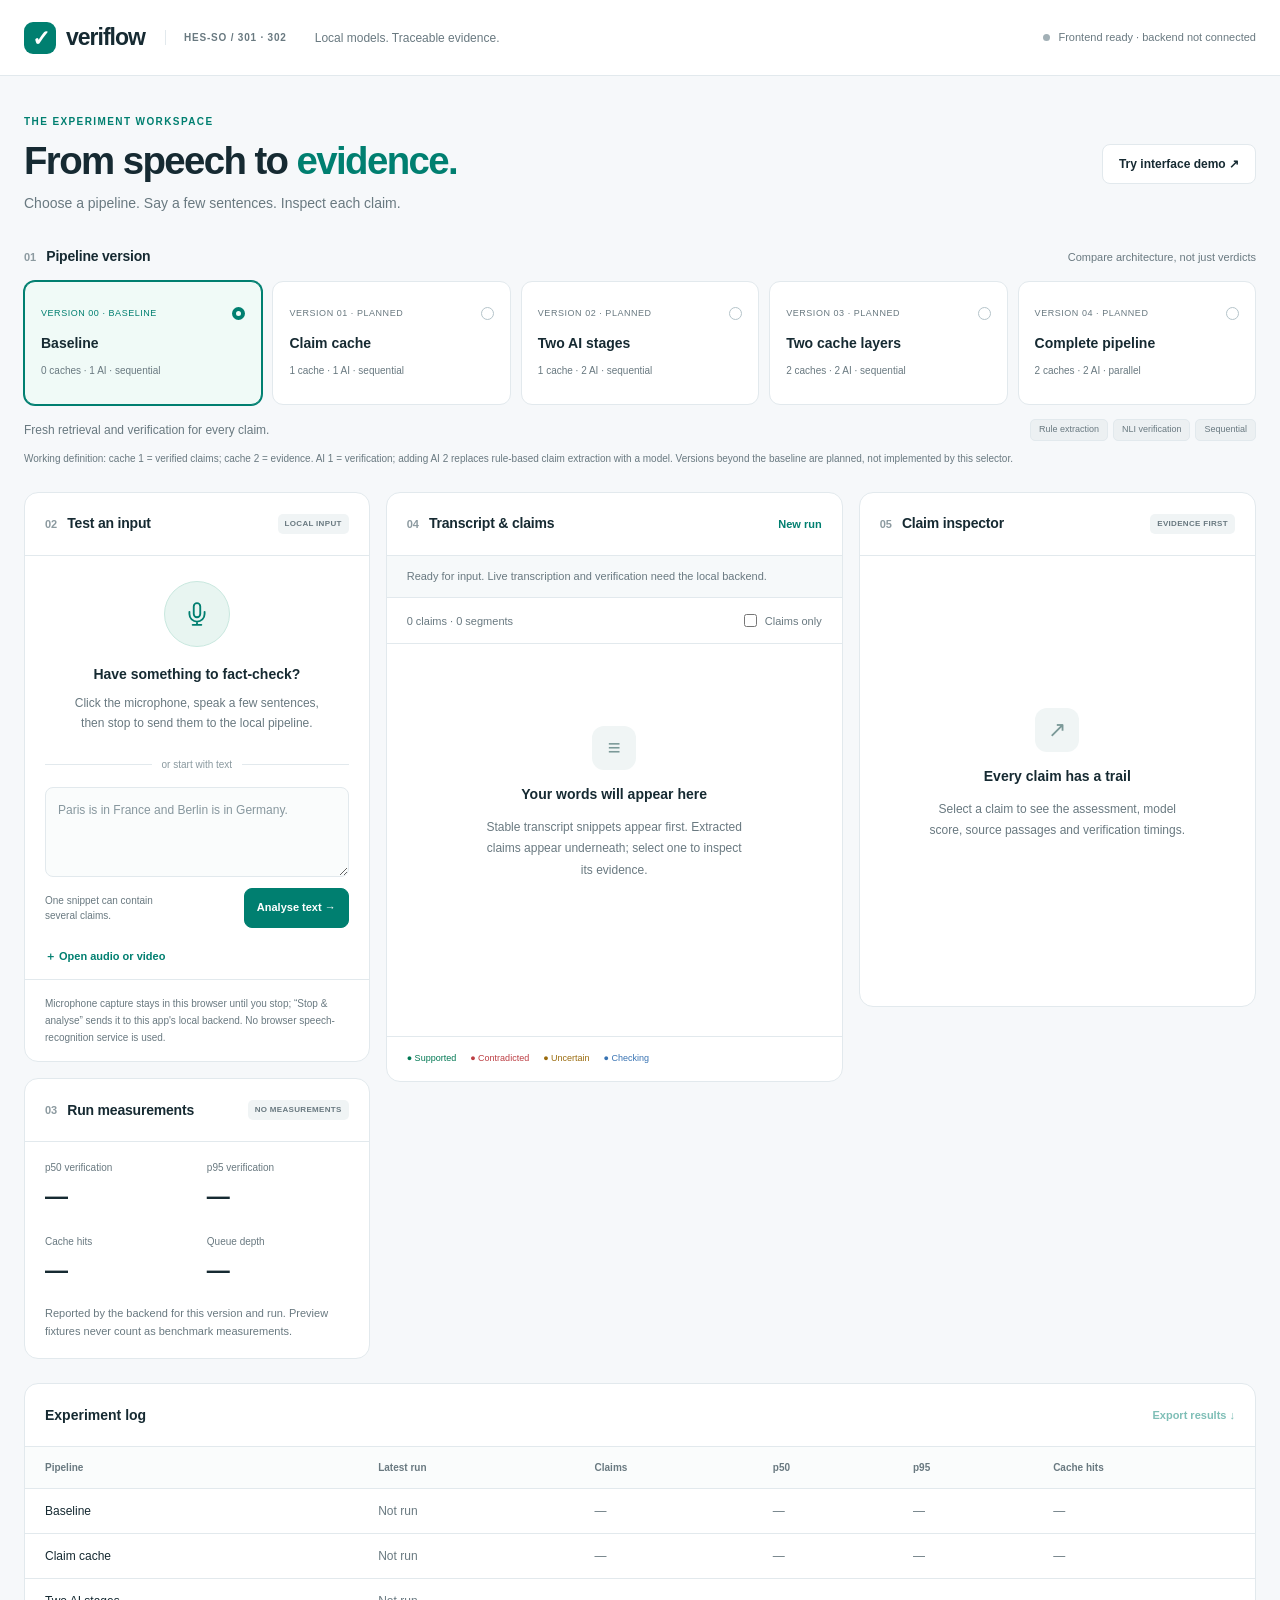
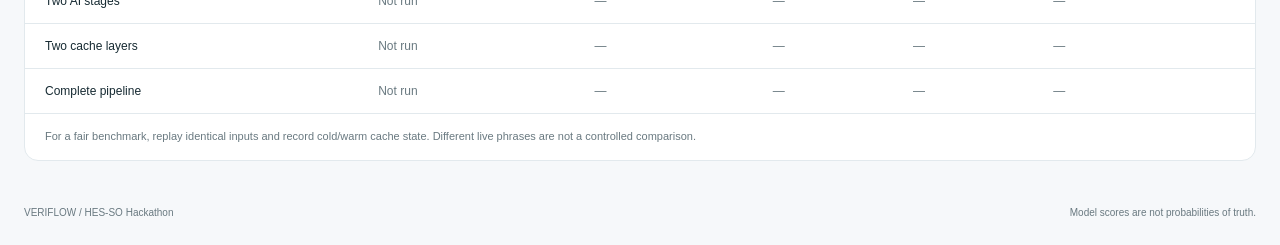
<file: frontend/index.html>
<!doctype html>
<html lang="en">
<head>
<meta charset="utf-8"><meta name="viewport" content="width=device-width, initial-scale=1">
<meta name="description" content="Local transcription and fact-checking experiment workspace.">
<title>Veriflow · Experiment workspace</title><link rel="stylesheet" href="styles.css">
</head>
<body>
<header class="topbar">
  <a class="brand" href="./"><span class="brand-icon" aria-hidden="true">✓</span>veriflow<small>HES-SO / 301 · 302</small></a>
  <span class="header-note">Local models. Traceable evidence.</span>
  <span class="connection" id="connectionStatus">Frontend ready · backend not connected</span>
</header>
<main>
<section class="page-heading">
  <div><p class="eyebrow">THE EXPERIMENT WORKSPACE</p><h1>From speech to <span>evidence.</span></h1><p>Choose a pipeline. Say a few sentences. Inspect each claim.</p></div>
  <button id="demoButton" class="button secondary" type="button">Try interface demo ↗</button>
</section>
<section aria-labelledby="versionsTitle">
  <div class="section-heading"><h2 id="versionsTitle">01 <span>Pipeline version</span></h2><span>Compare architecture, not just verdicts</span></div>
  <div id="versionList" class="version-list" role="group" aria-label="Select experiment version"></div>
  <div class="pipeline-summary"><span id="versionDescription"></span><span id="pipelineSummary" class="pipeline-pills"></span></div>
  <p class="subtle definition-note">Working definition: cache 1 = verified claims; cache 2 = evidence. AI 1 = verification; adding AI 2 replaces rule-based claim extraction with a model. Versions beyond the baseline are planned, not implemented by this selector.</p>
</section>
<section class="workspace">
  <div class="left-column">
    <article class="panel input-panel">
      <div class="panel-heading"><h2>02 <span>Test an input</span></h2><span class="small-pill" id="inputMode">LOCAL INPUT</span></div>
      <div class="mic-area">
        <button id="micButton" class="mic-button" type="button" aria-pressed="false" aria-label="Start microphone recording">
          <svg viewBox="0 0 24 24" aria-hidden="true"><rect x="9" y="2" width="6" height="13" rx="3"/><path d="M5 10v2a7 7 0 0 0 14 0v-2M12 19v3m-4 0h8"/></svg>
        </button>
        <strong id="micTitle">Have something to fact-check?</strong>
        <p id="micHint">Click the microphone, speak a few sentences,<br>then stop to send them to the local pipeline.</p>
        <span id="recordingClock" class="recording-clock" hidden>00:00 / 01:00</span>
      </div>
      <div class="input-divider"><span>or start with text</span></div>
      <form id="textForm">
        <label for="testText" class="sr-only">Text to analyse</label>
        <textarea id="testText" rows="3" maxlength="10000" placeholder="Paris is in France and Berlin is in Germany."></textarea>
        <div class="input-actions"><span>One snippet can contain several claims.</span><button class="button primary" id="analyseButton" type="submit">Analyse text →</button></div>
      </form>
      <div class="media-actions"><button class="text-button" type="button" id="uploadButton">＋ Open audio or video</button><input id="mediaInput" type="file" accept="audio/*,video/*" hidden><span id="fileName"></span></div>
      <video id="videoPlayer" controls playsinline hidden></video>
      <audio id="audioPlayer" controls hidden></audio>
      <div id="mediaSubmit" class="recording-actions" hidden><button class="button secondary" type="button" id="sendMediaButton">Analyse recording</button><a id="downloadRecording" hidden>Save recording</a></div>
      <p class="privacy-note">Microphone capture stays in this browser until you stop; “Stop &amp; analyse” sends it to this app's local backend. No browser speech-recognition service is used.</p>
    </article>
    <article class="panel metrics-panel">
      <div class="panel-heading"><h2>03 <span>Run measurements</span></h2><span id="metricKind" class="small-pill">NO RUN YET</span></div>
      <dl class="metrics"><div><dt>p50 verification</dt><dd id="metricP50">—</dd></div><div><dt>p95 verification</dt><dd id="metricP95">—</dd></div><div><dt>Cache hits</dt><dd id="metricCache">—</dd></div><div><dt>Queue depth</dt><dd id="metricQueue">—</dd></div></dl>
      <p class="subtle">Reported by the backend for this version and run. Preview fixtures never count as benchmark measurements.</p>
    </article>
  </div>
  <article class="panel output-panel">
    <div class="panel-heading"><h2>04 <span>Transcript &amp; claims</span></h2><button id="clearButton" class="text-button" type="button">New run</button></div>
    <div id="runNotice" class="run-notice" role="status" aria-live="polite">Ready for input. Live transcription and verification need the local backend.</div>
    <div class="output-toolbar"><span id="claimCount">0 claims</span><label><input id="claimsOnly" type="checkbox"> Claims only</label></div>
    <div id="transcriptStream" class="transcript-stream"></div>
    <div class="legend"><span class="supported">● Supported</span><span class="contradicted">● Contradicted</span><span class="uncertain">● Uncertain</span><span class="checking">● Checking</span></div>
  </article>
  <aside class="panel inspector" aria-labelledby="inspectorTitle">
    <div class="panel-heading"><h2 id="inspectorTitle">05 <span>Claim inspector</span></h2><span class="small-pill">EVIDENCE FIRST</span></div>
    <div id="inspectorBody"></div>
  </aside>
</section>
<section class="panel comparison-panel" aria-labelledby="comparisonTitle">
  <div class="panel-heading"><h2 id="comparisonTitle">Experiment log</h2><button id="exportButton" class="text-button" type="button" disabled>Export results ↓</button></div>
  <div class="table-scroll"><table><caption class="sr-only">Completed live runs, separated by experiment version</caption><thead><tr><th>Pipeline</th><th>Latest run</th><th>Claims</th><th>p50</th><th>p95</th><th>Cache hits</th></tr></thead><tbody id="comparisonBody"></tbody></table></div>
  <p class="subtle">For a fair benchmark, replay identical inputs and record cold/warm cache state. Different live phrases are not a controlled comparison.</p>
</section>
</main>
<footer><span>VERIFLOW / HES-SO Hackathon</span><span>Model scores are not probabilities of truth.</span></footer>
<script src="app.js" defer></script>
</body>
</html>
</file>
<file: frontend/styles.css>
:root{--bg:#f6f8fa;--paper:#fff;--ink:#162a32;--muted:#697980;--line:#e2e9ed;--accent:#007f70;--soft:#e8f5f1;--green:#007853;--red:#bc3e43;--amber:#9a6b0d;--blue:#3873b3}
*{box-sizing:border-box}
[hidden]{display:none!important}
body{margin:0;background:var(--bg);color:var(--ink);font:14px/1.5 -apple-system,BlinkMacSystemFont,"Segoe UI",sans-serif}
button,input,textarea{font:inherit}
button,a,input,textarea{outline-offset:4px}
button:focus-visible,a:focus-visible,input:focus-visible,textarea:focus-visible{outline:2px solid var(--accent)}
button{cursor:pointer}button:disabled{cursor:not-allowed;opacity:.5}a{color:var(--accent)}
.topbar{min-height:76px;display:flex;align-items:center;gap:28px;padding:18px max(24px,calc((100vw - 1580px)/2));background:var(--paper);border-bottom:1px solid var(--line)}
.brand{display:flex;align-items:center;gap:10px;color:var(--ink);text-decoration:none;font-size:23px;font-weight:750;letter-spacing:-1px}
.brand-icon{display:grid;place-items:center;background:var(--accent);color:white;border-radius:9px;width:32px;height:32px;font-size:22px}
.brand small{font-size:10px;letter-spacing:.08em;font-weight:650;color:var(--muted);border-left:1px solid var(--line);margin-left:10px;padding-left:18px}
.header-note{color:var(--muted);font-size:12px}
.connection{font-size:11px;color:var(--muted);margin-left:auto;display:flex;gap:8px;align-items:center}
.connection:before{content:"";width:7px;height:7px;border-radius:50%;background:#a2b0b6;flex-shrink:0}.connection.connected:before{background:var(--green)}
main{max-width:1580px;margin:auto;padding:38px 24px 44px}
.page-heading{display:flex;align-items:center;justify-content:space-between;gap:24px;margin-bottom:32px}
.eyebrow{font-size:10px;letter-spacing:.14em;color:var(--accent);font-weight:750;margin:0 0 9px}
h1{font-size:clamp(28px,3vw,42px);font-weight:650;line-height:1.18;letter-spacing:-1.6px;margin:0 0 10px}h1 span{color:var(--accent)}
.page-heading p:not(.eyebrow){color:var(--muted);margin:0}
.button{display:inline-flex;align-items:center;justify-content:center;gap:12px;min-height:40px;padding:10px 16px;border:1px solid var(--line);border-radius:8px;font-size:12px;font-weight:650;text-decoration:none}
.primary{background:var(--accent);border-color:var(--accent);color:white}.secondary{background:white;color:var(--ink)}.button:hover:not(:disabled){filter:brightness(.96)}
.section-heading{display:flex;align-items:center;justify-content:space-between;margin-bottom:14px}
h2{font-size:11px;color:#8c9aa0;font-weight:650;display:flex;gap:10px;align-items:center;margin:0}h2 span{font-size:14px;color:var(--ink);letter-spacing:-.2px}.section-heading>span{font-size:11px;color:var(--muted)}
.version-list{display:grid;grid-template-columns:repeat(5,minmax(0,1fr));gap:10px}
.version-card{border:1px solid var(--line);border-radius:11px;padding:16px;text-align:left;color:var(--ink);background:white;min-height:124px}
.version-card:hover{border-color:#8abeb4}.version-card[aria-pressed=true]{border-color:var(--accent);box-shadow:0 0 0 1px var(--accent);background:#f0faf7}
.version-top{display:flex;justify-content:space-between;gap:8px;font-size:9px;color:var(--muted);letter-spacing:.06em;margin-bottom:12px}.version-card[aria-pressed=true] .version-top{color:var(--accent)}
.version-radio{border:1px solid #b5c4ca;border-radius:50%;width:13px;height:13px;display:block}.version-card[aria-pressed=true] .version-radio{border:4px solid var(--accent)}
.version-card strong{display:block;font-size:14px;font-weight:650;margin-bottom:5px}.version-card .spec{font-size:10px;color:var(--muted)}
.pipeline-summary{display:flex;justify-content:space-between;align-items:center;gap:14px;margin-top:14px;font-size:12px;color:var(--muted)}
.pipeline-pills{display:flex;flex-wrap:wrap;gap:5px}.pipeline-pills span{background:#ecf0f2;border:1px solid var(--line);padding:3px 8px;border-radius:5px;font-size:9px;white-space:nowrap}
.subtle{font-size:11px;line-height:1.6;color:var(--muted)}.definition-note{font-size:10px;margin:10px 0 25px;max-width:1100px}
.workspace{display:grid;grid-template-columns:minmax(260px,.87fr) minmax(300px,1.15fr) minmax(300px,1fr);align-items:start;gap:16px}
.left-column{display:grid;gap:16px}.panel{background:white;border:1px solid var(--line);border-radius:14px;overflow:hidden;min-width:0}
.panel-heading{display:flex;align-items:center;justify-content:space-between;gap:10px;padding:18px 20px;border-bottom:1px solid var(--line);min-height:63px}
.small-pill{border-radius:5px;background:#f0f4f5;color:var(--muted);padding:4px 7px;font-size:8px;letter-spacing:.04em;font-weight:650;white-space:nowrap}
.mic-area{display:flex;align-items:center;flex-direction:column;text-align:center;padding:25px 16px 15px}
.mic-button{width:66px;height:66px;background:var(--soft);border:1px solid #c9e8df;color:var(--accent);border-radius:50%;display:grid;place-items:center;margin-bottom:17px;transition:box-shadow .2s}
.mic-button svg{width:26px;height:26px;stroke:currentColor;fill:none;stroke-width:1.7;stroke-linecap:round}.mic-button:hover{box-shadow:0 0 0 7px #f3faf7}
.mic-button[aria-pressed=true]{background:#fff0ef;color:var(--red);border-color:#eab9b5;animation:recordPulse 1.5s infinite}
@keyframes recordPulse{50%{box-shadow:0 0 0 8px #fff0ef}}
.mic-area strong{font-size:14px;font-weight:650}.mic-area p{font-size:12px;color:var(--muted);line-height:1.7;margin:8px 0}.recording-clock{font-variant-numeric:tabular-nums;font-size:12px;color:var(--red);margin-top:7px}
.input-divider{display:flex;align-items:center;gap:10px;color:#8a999f;font-size:10px;margin:0 20px 15px}.input-divider:before,.input-divider:after{content:"";height:1px;background:var(--line);flex:1}
#textForm{padding:0 20px}textarea{display:block;width:100%;border:1px solid var(--line);background:#fafcfc;border-radius:8px;resize:vertical;min-height:90px;padding:12px;color:var(--ink);font-size:12px;line-height:1.7}textarea::placeholder{color:#87979e}
.input-actions{display:flex;justify-content:space-between;align-items:center;gap:10px;margin-top:11px}.input-actions>span{font-size:10px;color:var(--muted);max-width:130px}.input-actions .button{font-size:11px;padding:9px 12px}
.text-button{border:none;background:none;padding:0;color:var(--accent);font-size:11px;font-weight:600}
.media-actions{margin:20px 20px 0;display:flex;gap:10px;align-items:center;flex-wrap:wrap}#fileName{font-size:10px;color:var(--muted);overflow-wrap:anywhere}
video,audio{width:calc(100% - 40px);margin:16px 20px 0;max-height:220px;border-radius:7px}
.recording-actions{display:flex;flex-wrap:wrap;align-items:center;gap:14px;margin:12px 20px}.recording-actions a{font-size:11px}
.privacy-note{font-size:10px;color:var(--muted);padding:15px 20px;margin:15px 0 0;border-top:1px solid var(--line);line-height:1.7}
.metrics{display:grid;grid-template-columns:1fr 1fr;margin:0;padding:18px 20px;gap:20px}.metrics dt{font-size:10px;color:var(--muted)}.metrics dd{margin:4px 0 0;font-size:23px;font-weight:600;letter-spacing:-.8px;font-variant-numeric:tabular-nums}.metrics dd small{font-size:11px;color:var(--muted);letter-spacing:0;margin-left:4px}.metrics-panel>.subtle{margin:0;padding:0 20px 18px}
.run-notice{padding:12px 20px;background:#f6f9fa;color:var(--muted);font-size:11px;line-height:1.6;border-bottom:1px solid var(--line)}.run-notice.demo{background:#fff8e8;color:#8e6818}.run-notice.error{background:#fff1ef;color:var(--red)}
.output-toolbar{display:flex;align-items:center;justify-content:space-between;padding:13px 20px;color:var(--muted);font-size:11px;border-bottom:1px solid var(--line)}.output-toolbar label{display:flex;align-items:center;gap:5px}input[type=checkbox]{accent-color:var(--accent)}
.transcript-stream{min-height:392px;max-height:700px;overflow-y:auto;scrollbar-width:thin}
.empty-state{display:flex;flex-direction:column;align-items:center;justify-content:center;text-align:center;padding:55px 25px;color:var(--muted);min-height:330px}.empty-icon{display:grid;place-items:center;width:44px;height:44px;border-radius:12px;background:#f0f5f5;color:#7b9998;font-size:22px;margin-bottom:14px}.empty-state strong{font-size:14px;font-weight:550;color:var(--ink)}.empty-state p{font-size:12px;max-width:260px;line-height:1.8}
.segment{border-bottom:1px solid var(--line);padding:20px}.segment-meta{display:flex;align-items:center;justify-content:space-between;color:var(--muted);font-size:10px;gap:8px;margin-bottom:10px;font-variant-numeric:tabular-nums}
.segment-text{font-size:13px;line-height:1.8;margin:0 0 12px}.segment-claims{display:grid;gap:7px}
.claim-button{display:flex;width:100%;align-items:flex-start;gap:9px;text-align:left;background:#fafcfc;color:var(--ink);border:1px solid var(--line);border-radius:7px;padding:10px;font-size:12px;line-height:1.5}.claim-button[aria-pressed=true]{border-color:var(--accent);background:#f0faf7}.claim-button:hover{border-color:#8abeb4}.claim-button .claim-text{flex:1}
.claim-dot{width:6px;height:6px;flex-shrink:0;margin-top:6px;border-radius:50%;background:currentColor}.claim-status{font-size:9px;white-space:nowrap;padding-top:2px}
.supported{color:var(--green)}.contradicted{color:var(--red)}.uncertain{color:var(--amber)}.checking,.not_checked,.not_checkable{color:var(--blue)}
.unstable{font-style:italic;color:var(--muted)}.segment-pending{font-size:10px;color:var(--muted);margin:0}
.legend{display:flex;gap:14px;flex-wrap:wrap;padding:15px 20px;font-size:9px;border-top:1px solid var(--line)}.inspector .empty-state{min-height:450px}
.detail-main{padding:20px}.verdict-badge{display:inline-flex;align-items:center;gap:6px;font-size:10px;font-weight:650;background:#f1f5f4;border-radius:5px;padding:5px 8px}
.detail-claim{font-size:20px;letter-spacing:-.45px;line-height:1.5;font-weight:550;margin:16px 0}.detail-meta{display:flex;gap:8px;flex-wrap:wrap;font-size:10px;color:var(--muted)}.detail-meta span{background:#f3f6f7;padding:4px 7px;border-radius:4px}
.inspector-section{padding:18px 20px;border-top:1px solid var(--line)}.inspector-section h3{font-size:11px;margin:0 0 10px;font-weight:650;color:var(--ink)}.inspector-section p{font-size:12px;color:var(--muted);line-height:1.8;margin:0}
.score-header{display:flex;justify-content:space-between;align-items:center}.score-header strong{font-size:18px}.score-track{height:5px;background:#edf1f3;border-radius:9px;margin:9px 0;overflow:hidden}.score-track span{display:block;height:100%;background:var(--accent);border-radius:inherit}.inspector-section .score-note{font-size:10px}
.evidence-card{padding:13px;border:1px solid var(--line);border-radius:8px;margin-top:10px;background:#fcfdfd;overflow-wrap:anywhere}.evidence-card a{display:inline-flex;align-items:center;gap:5px;font-size:11px;font-weight:600;text-decoration:none}.evidence-card a:hover{text-decoration:underline}.evidence-card blockquote{font-size:12px;line-height:1.7;margin:10px 0;color:var(--ink)}.evidence-card small{font-size:9px;color:var(--muted);display:block}.evidence-scores{font-size:10px;color:var(--muted);margin-top:8px}
.timing-row{display:grid;grid-template-columns:85px 1fr 55px;gap:10px;align-items:center;margin-top:10px;font-size:10px;color:var(--muted)}.timing-row strong{text-align:right;font-weight:550;font-variant-numeric:tabular-nums}.timing-track{height:5px;border-radius:9px;background:#edf1f3;overflow:hidden}.timing-track span{display:block;height:100%;background:#78b6aa}
.comparison-panel{margin-top:24px}.comparison-panel h2{font-size:14px;color:var(--ink)}.table-scroll{overflow-x:auto}table{width:100%;border-collapse:collapse;text-align:left;font-size:12px;white-space:nowrap}th{font-size:10px;color:var(--muted);font-weight:550;background:#fafcfc}th,td{padding:13px 20px;border-bottom:1px solid var(--line)}td:not(:first-child){color:var(--muted);font-variant-numeric:tabular-nums}.comparison-panel>.subtle{margin:0;padding:14px 20px}
footer{max-width:1580px;margin:0 auto;padding:0 24px 25px;display:flex;justify-content:space-between;color:var(--muted);font-size:10px}
.sr-only{position:absolute;width:1px;height:1px;margin:-1px;padding:0;border:0;overflow:hidden;clip:rect(0,0,0,0)}
@media(min-width:1500px){.inspector{position:sticky;top:20px}}
@media(max-width:1200px){.workspace{grid-template-columns:minmax(260px,.9fr) minmax(330px,1.1fr)}.inspector{grid-column:1/-1}.inspector .empty-state{min-height:200px}.header-note{display:none}}
@media(max-width:800px){.version-list{display:flex;overflow-x:auto;padding:2px 2px 8px}.version-card{flex:0 0 185px}.pipeline-summary{align-items:start;flex-direction:column}.section-heading>span{display:none}.topbar{padding:15px 20px}.brand small{display:none}.connection{font-size:9px;max-width:160px;text-align:right}.workspace{grid-template-columns:1fr}.inspector{grid-column:auto}.page-heading{align-items:start}.page-heading .button{font-size:10px;padding:9px}.page-heading p:not(.eyebrow){font-size:12px}main{padding:27px 16px}.page-heading{gap:14px}.version-card{min-height:112px}.transcript-stream{max-height:500px}.mic-area{padding:25px 16px}.input-actions>span{max-width:none}.panel-heading{padding:16px 18px}footer{padding:0 16px 20px;gap:15px}h1{letter-spacing:-1px}}
@media(prefers-reduced-motion:reduce){*,*:before,*:after{animation:none!important;scroll-behavior:auto!important}}
</file>
